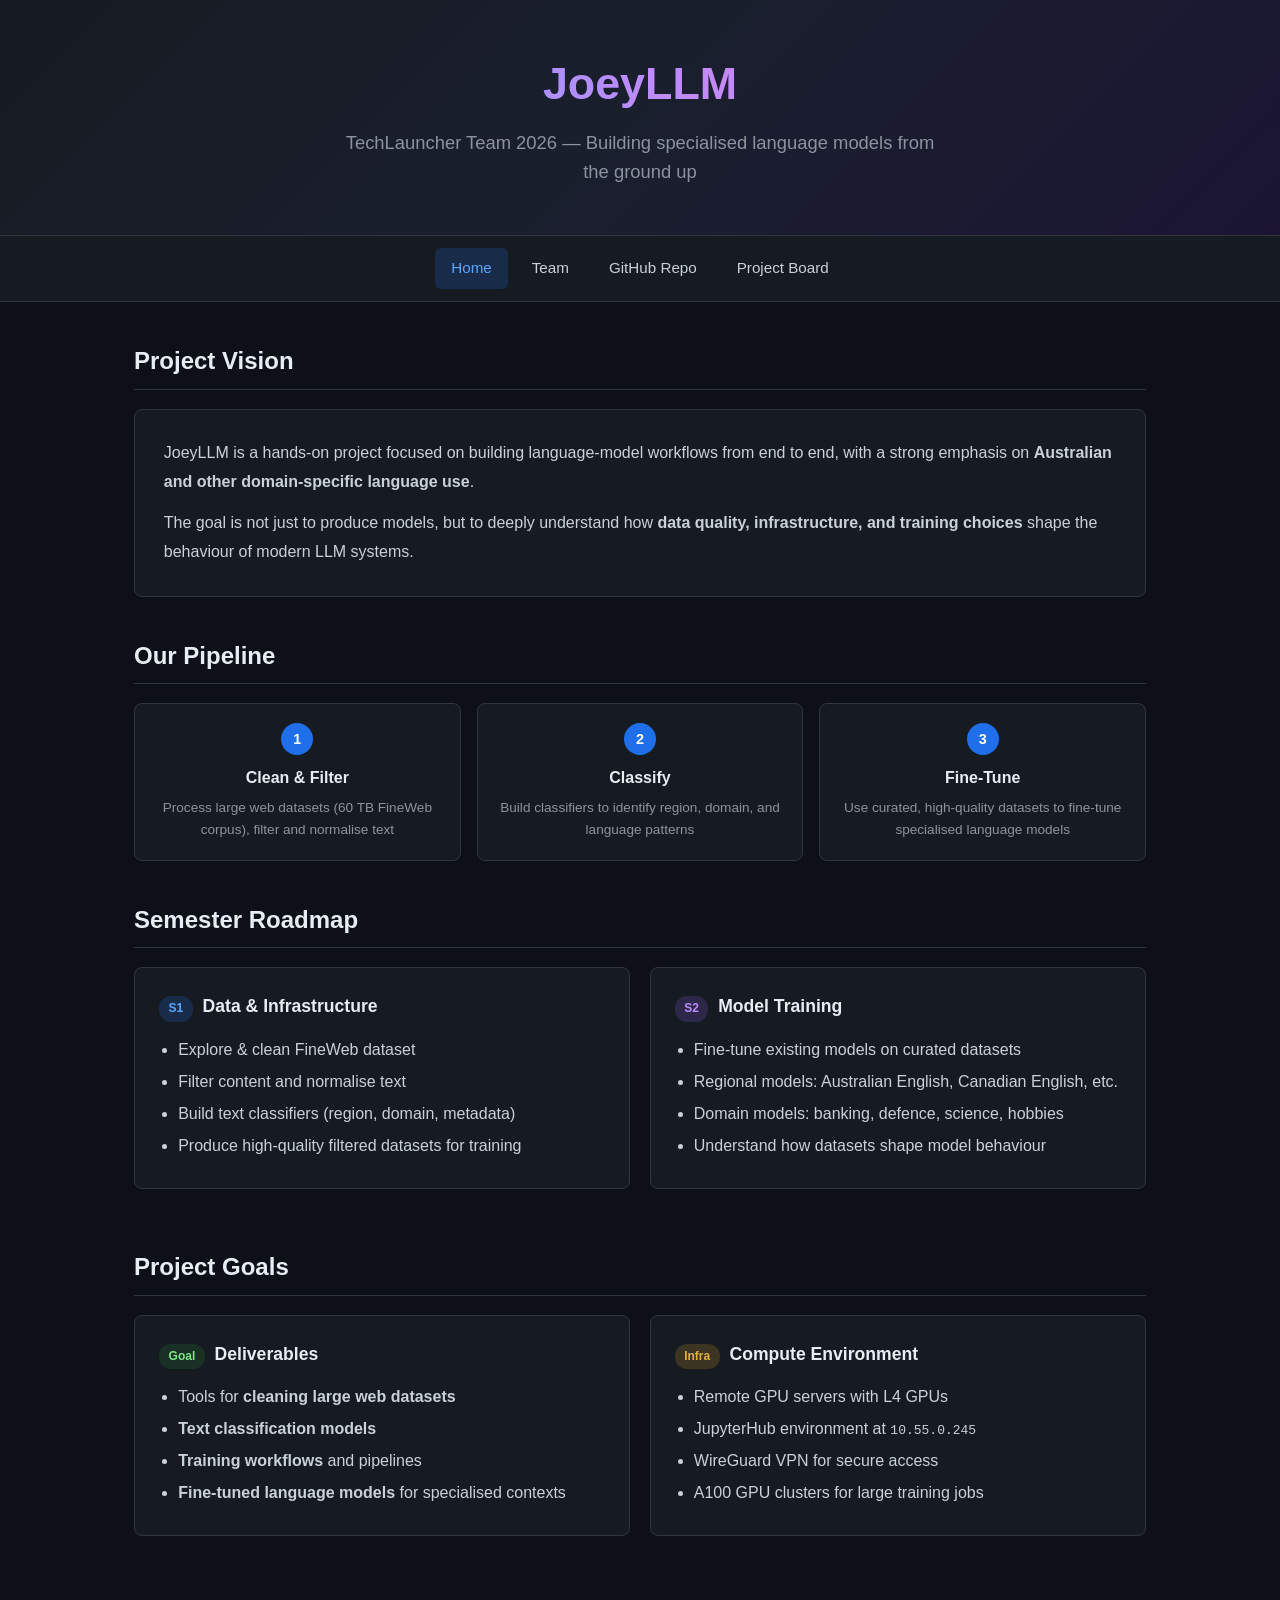
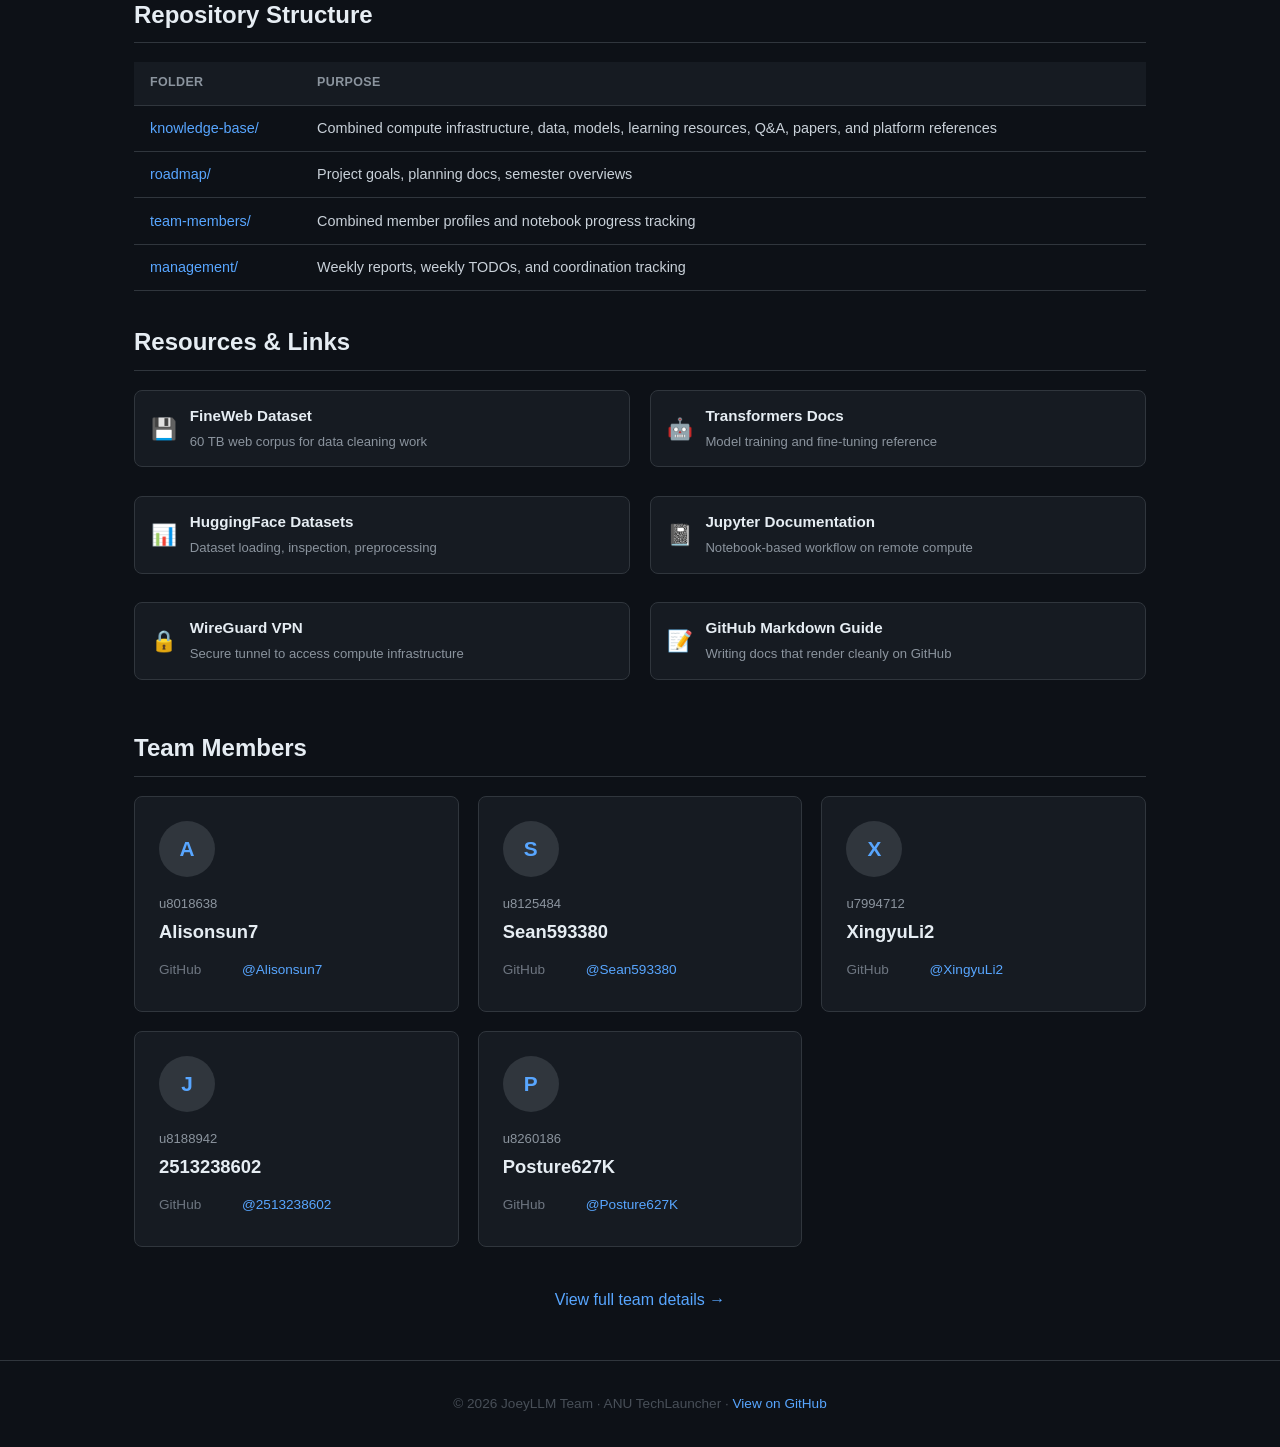
<file: docs/index.html>
<!DOCTYPE html>
<html lang="en">
<head>
  <meta charset="UTF-8">
  <meta name="viewport" content="width=device-width, initial-scale=1.0">
  <title>JoeyLLM - TechLauncher Team 2026</title>
  <link rel="stylesheet" href="style.css">
</head>
<body>

  <!-- Header -->
  <header>
    <h1>JoeyLLM</h1>
    <p class="subtitle">TechLauncher Team 2026 &mdash; Building specialised language models from the ground up</p>
  </header>

  <!-- Navigation -->
  <nav>
    <a href="index.html" class="active">Home</a>
    <a href="about.html">Team</a>
    <a href="https://github.com/joeyllm/JoeyLLM-Team" target="_blank">GitHub Repo</a>
    <a href="https://github.com/orgs/joeyllm/projects" target="_blank">Project Board</a>
  </nav>

  <main>

    <!-- ===== Project Vision ===== -->
    <section>
      <h2 class="section-title">Project Vision</h2>
      <div class="overview">
        <p>
          JoeyLLM is a hands-on project focused on building language-model workflows from end to end, with a strong emphasis on <strong>Australian and other domain-specific language use</strong>.
        </p>
        <p>
          The goal is not just to produce models, but to deeply understand how <strong>data quality, infrastructure, and training choices</strong> shape the behaviour of modern LLM systems.
        </p>
      </div>
    </section>

    <!-- ===== Pipeline ===== -->
    <section>
      <h2 class="section-title">Our Pipeline</h2>
      <div class="pipeline">
        <div class="pipeline-step">
          <div class="step-num">1</div>
          <h4>Clean &amp; Filter</h4>
          <p>Process large web datasets (60 TB FineWeb corpus), filter and normalise text</p>
        </div>
        <div class="pipeline-step">
          <div class="step-num">2</div>
          <h4>Classify</h4>
          <p>Build classifiers to identify region, domain, and language patterns</p>
        </div>
        <div class="pipeline-step">
          <div class="step-num">3</div>
          <h4>Fine-Tune</h4>
          <p>Use curated, high-quality datasets to fine-tune specialised language models</p>
        </div>
      </div>
    </section>

    <!-- ===== Semester Roadmap ===== -->
    <section>
      <h2 class="section-title">Semester Roadmap</h2>
      <div class="grid-2">
        <div class="card">
          <h3><span class="badge badge-blue">S1</span> Data &amp; Infrastructure</h3>
          <ul>
            <li>Explore &amp; clean FineWeb dataset</li>
            <li>Filter content and normalise text</li>
            <li>Build text classifiers (region, domain, metadata)</li>
            <li>Produce high-quality filtered datasets for training</li>
          </ul>
        </div>
        <div class="card">
          <h3><span class="badge badge-purple">S2</span> Model Training</h3>
          <ul>
            <li>Fine-tune existing models on curated datasets</li>
            <li>Regional models: Australian English, Canadian English, etc.</li>
            <li>Domain models: banking, defence, science, hobbies</li>
            <li>Understand how datasets shape model behaviour</li>
          </ul>
        </div>
      </div>
    </section>

    <!-- ===== Project Goals ===== -->
    <section>
      <h2 class="section-title">Project Goals</h2>
      <div class="grid-2">
        <div class="card">
          <h3><span class="badge badge-green">Goal</span> Deliverables</h3>
          <ul>
            <li>Tools for <strong>cleaning large web datasets</strong></li>
            <li><strong>Text classification models</strong></li>
            <li><strong>Training workflows</strong> and pipelines</li>
            <li><strong>Fine-tuned language models</strong> for specialised contexts</li>
          </ul>
        </div>
        <div class="card">
          <h3><span class="badge badge-orange">Infra</span> Compute Environment</h3>
          <ul>
            <li>Remote GPU servers with L4 GPUs</li>
            <li>JupyterHub environment at <code>10.55.0.245</code></li>
            <li>WireGuard VPN for secure access</li>
            <li>A100 GPU clusters for large training jobs</li>
          </ul>
        </div>
      </div>
    </section>

    <!-- ===== Repository Structure ===== -->
    <section>
      <h2 class="section-title">Repository Structure</h2>
      <table class="styled-table">
        <thead>
          <tr>
            <th>Folder</th>
            <th>Purpose</th>
          </tr>
        </thead>
        <tbody>
          <tr>
            <td><a href="https://github.com/joeyllm/JoeyLLM-Team/tree/main/knowledge-base" target="_blank">knowledge-base/</a></td>
            <td>Combined compute infrastructure, data, models, learning resources, Q&amp;A, papers, and platform references</td>
          </tr>
          <tr>
            <td><a href="https://github.com/joeyllm/JoeyLLM-Team/tree/main/roadmap" target="_blank">roadmap/</a></td>
            <td>Project goals, planning docs, semester overviews</td>
          </tr>
          <tr>
            <td><a href="https://github.com/joeyllm/JoeyLLM-Team/tree/main/team-members" target="_blank">team-members/</a></td>
            <td>Combined member profiles and notebook progress tracking</td>
          </tr>
          <tr>
            <td><a href="https://github.com/joeyllm/JoeyLLM-Team/tree/main/management" target="_blank">management/</a></td>
            <td>Weekly reports, weekly TODOs, and coordination tracking</td>
          </tr>
        </tbody>
      </table>
    </section>

    <!-- ===== Resources ===== -->
    <section>
      <h2 class="section-title">Resources &amp; Links</h2>
      <div class="grid-2">
        <a class="resource-link" href="https://huggingface.co/datasets/HuggingFaceFW/fineweb" target="_blank">
          <span class="icon">&#x1F4BE;</span>
          <span class="text">
            <strong>FineWeb Dataset</strong>
            <span>60 TB web corpus for data cleaning work</span>
          </span>
        </a>
        <a class="resource-link" href="https://huggingface.co/docs/transformers" target="_blank">
          <span class="icon">&#x1F916;</span>
          <span class="text">
            <strong>Transformers Docs</strong>
            <span>Model training and fine-tuning reference</span>
          </span>
        </a>
        <a class="resource-link" href="https://huggingface.co/docs/datasets" target="_blank">
          <span class="icon">&#x1F4CA;</span>
          <span class="text">
            <strong>HuggingFace Datasets</strong>
            <span>Dataset loading, inspection, preprocessing</span>
          </span>
        </a>
        <a class="resource-link" href="https://docs.jupyter.org/en/latest/" target="_blank">
          <span class="icon">&#x1F4D3;</span>
          <span class="text">
            <strong>Jupyter Documentation</strong>
            <span>Notebook-based workflow on remote compute</span>
          </span>
        </a>
        <a class="resource-link" href="https://www.wireguard.com/install/" target="_blank">
          <span class="icon">&#x1F512;</span>
          <span class="text">
            <strong>WireGuard VPN</strong>
            <span>Secure tunnel to access compute infrastructure</span>
          </span>
        </a>
        <a class="resource-link" href="https://docs.github.com/en/get-started/writing-on-github" target="_blank">
          <span class="icon">&#x1F4DD;</span>
          <span class="text">
            <strong>GitHub Markdown Guide</strong>
            <span>Writing docs that render cleanly on GitHub</span>
          </span>
        </a>
      </div>
    </section>

    <!-- ===== Team Preview ===== -->
    <section>
      <h2 class="section-title">Team Members</h2>
      <div class="grid-3">
        <div class="member-card">
          <div class="avatar"><img src="https://github.com/Alisonsun7.png?size=96" alt="Alisonsun7" onerror="this.parentElement.textContent='A'"></div>
          <div class="uid">u8018638</div>
          <div class="name">Alisonsun7</div>
          <div class="info-row"><span class="label">GitHub</span><a href="https://github.com/Alisonsun7" target="_blank">@Alisonsun7</a></div>
        </div>
        <div class="member-card">
          <div class="avatar"><img src="https://github.com/Sean593380.png?size=96" alt="Sean593380" onerror="this.parentElement.textContent='S'"></div>
          <div class="uid">u8125484</div>
          <div class="name">Sean593380</div>
          <div class="info-row"><span class="label">GitHub</span><a href="https://github.com/Sean593380" target="_blank">@Sean593380</a></div>
        </div>
        <div class="member-card">
          <div class="avatar"><img src="https://github.com/XingyuLi2.png?size=96" alt="XingyuLi2" onerror="this.parentElement.textContent='X'"></div>
          <div class="uid">u7994712</div>
          <div class="name">XingyuLi2</div>
          <div class="info-row"><span class="label">GitHub</span><a href="https://github.com/XingyuLi2" target="_blank">@XingyuLi2</a></div>
        </div>
        <div class="member-card">
          <div class="avatar"><img src="https://github.com/2513238602.png?size=96" alt="2513238602" onerror="this.parentElement.textContent='J'"></div>
          <div class="uid">u8188942</div>
          <div class="name">2513238602</div>
          <div class="info-row"><span class="label">GitHub</span><a href="https://github.com/2513238602" target="_blank">@2513238602</a></div>
        </div>
        <div class="member-card">
          <div class="avatar"><img src="https://github.com/Posture627K.png?size=96" alt="Posture627K" onerror="this.parentElement.textContent='P'"></div>
          <div class="uid">u8260186</div>
          <div class="name">Posture627K</div>
          <div class="info-row"><span class="label">GitHub</span><a href="https://github.com/Posture627K" target="_blank">@Posture627K</a></div>
        </div>
      </div>
      <p style="text-align:center;"><a href="about.html">View full team details &rarr;</a></p>
    </section>

  </main>

  <!-- Footer -->
  <footer>
    <p>&copy; 2026 JoeyLLM Team &middot; ANU TechLauncher &middot;
      <a href="https://github.com/joeyllm/JoeyLLM-Team" target="_blank">View on GitHub</a>
    </p>
  </footer>

  <script src="script.js"></script>
</body>
</html>
</file>
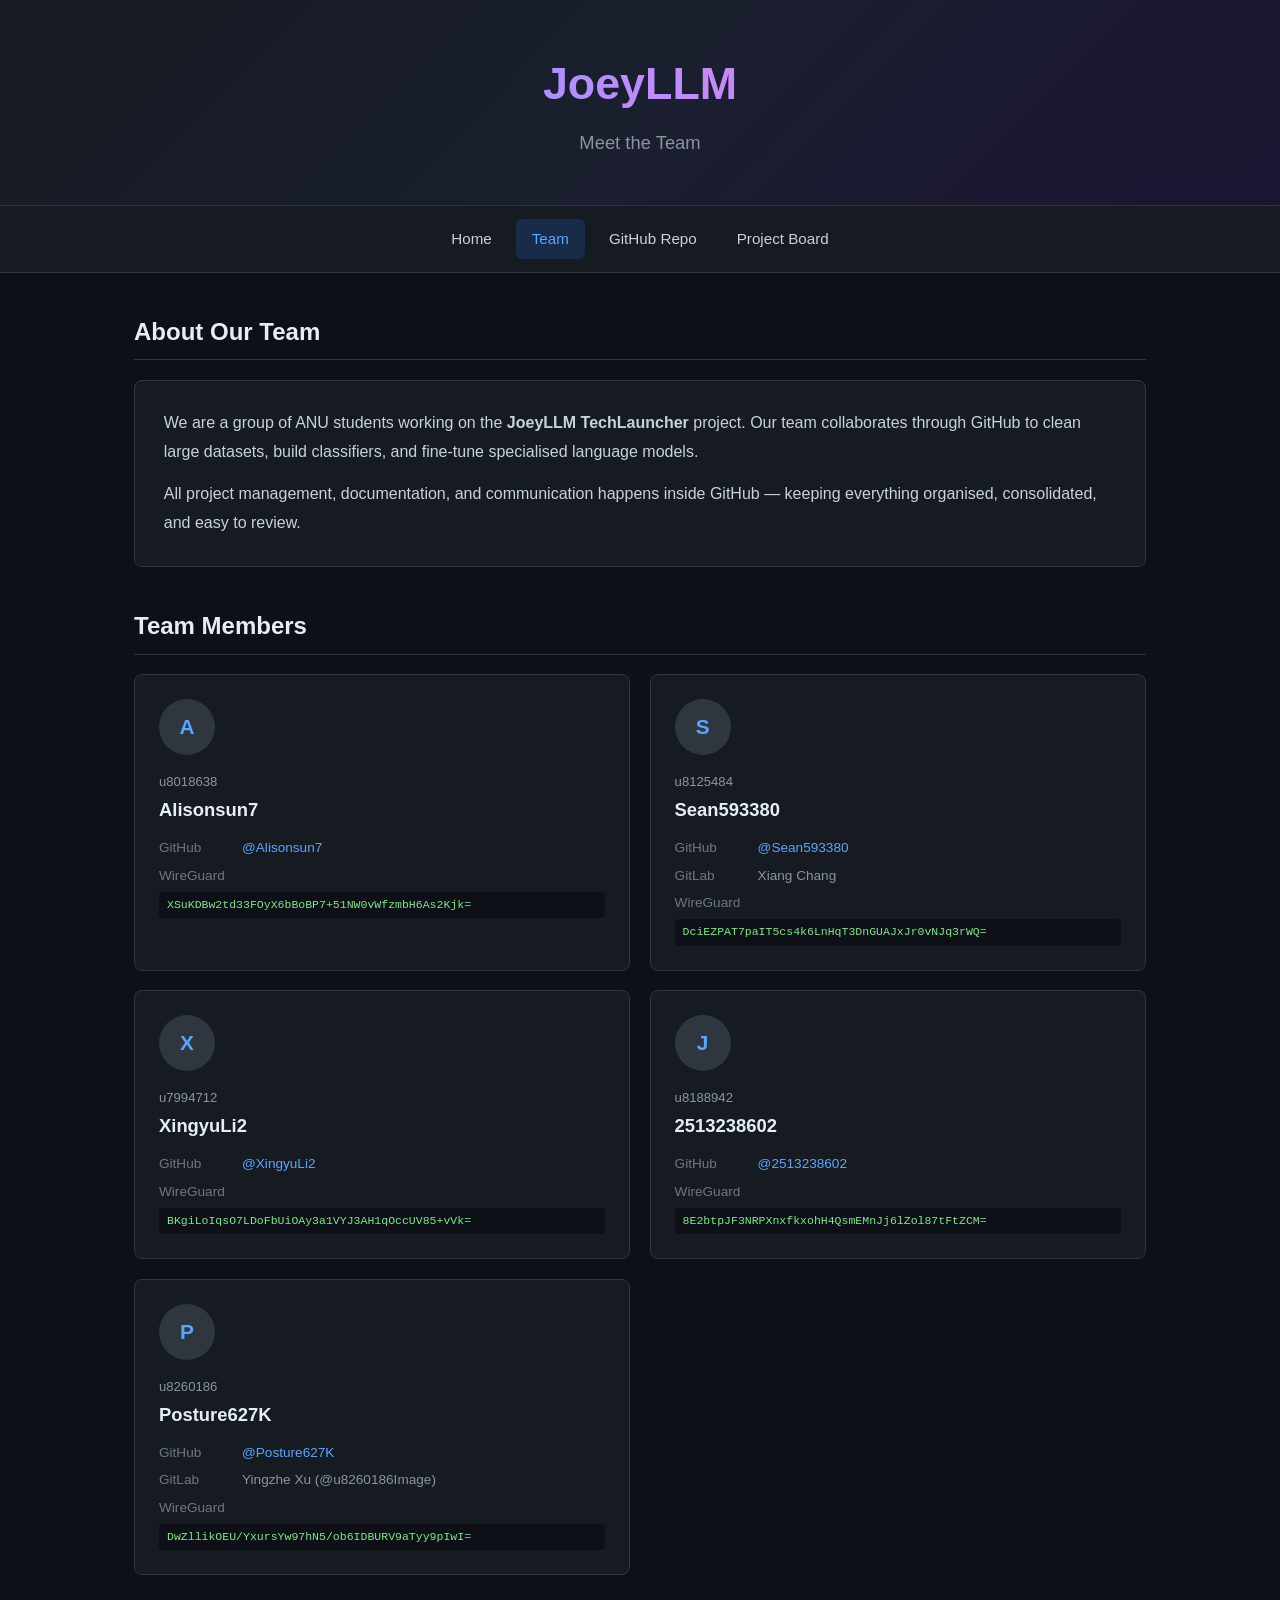
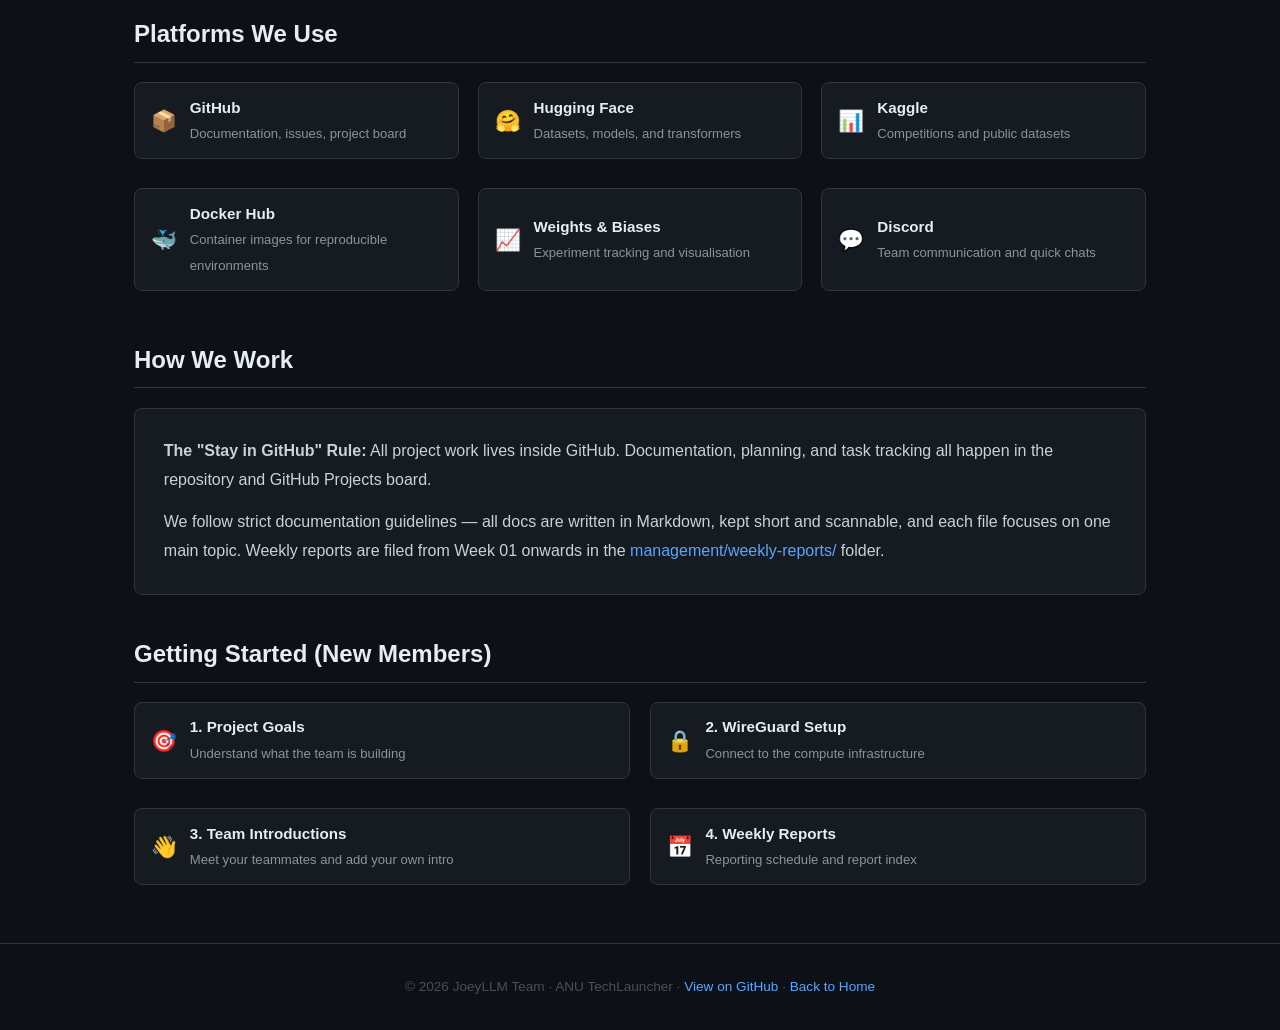
<file: docs/about.html>
<!DOCTYPE html>
<html lang="en">
<head>
  <meta charset="UTF-8">
  <meta name="viewport" content="width=device-width, initial-scale=1.0">
  <title>Team - JoeyLLM</title>
  <link rel="stylesheet" href="style.css">
</head>
<body>

  <!-- Header -->
  <header>
    <h1>JoeyLLM</h1>
    <p class="subtitle">Meet the Team</p>
  </header>

  <!-- Navigation -->
  <nav>
    <a href="index.html">Home</a>
    <a href="about.html" class="active">Team</a>
    <a href="https://github.com/joeyllm/JoeyLLM-Team" target="_blank">GitHub Repo</a>
    <a href="https://github.com/orgs/joeyllm/projects" target="_blank">Project Board</a>
  </nav>

  <main>

    <!-- ===== Team Overview ===== -->
    <section>
      <h2 class="section-title">About Our Team</h2>
      <div class="overview">
        <p>
          We are a group of ANU students working on the <strong>JoeyLLM TechLauncher</strong> project.
          Our team collaborates through GitHub to clean large datasets, build classifiers, and fine-tune specialised language models.
        </p>
        <p>
          All project management, documentation, and communication happens inside GitHub &mdash; keeping everything organised, consolidated, and easy to review.
        </p>
      </div>
    </section>

    <!-- ===== Team Members (Full Detail) ===== -->
    <section>
      <h2 class="section-title">Team Members</h2>
      <div class="grid-2">

        <!-- Member 1: Alisonsun7 -->
        <div class="member-card">
          <div class="avatar">
            <img src="https://github.com/Alisonsun7.png?size=96" alt="Alisonsun7"
                 onerror="this.parentElement.textContent='A'">
          </div>
          <div class="uid">u8018638</div>
          <div class="name">Alisonsun7</div>
          <div class="info-row">
            <span class="label">GitHub</span>
            <a href="https://github.com/Alisonsun7" target="_blank">@Alisonsun7</a>
          </div>
          <div class="info-row">
            <span class="label">WireGuard</span>
          </div>
          <div class="wg-key">XSuKDBw2td33FOyX6bBoBP7+51NW0vWfzmbH6As2Kjk=</div>
        </div>

        <!-- Member 2: Sean593380 -->
        <div class="member-card">
          <div class="avatar">
            <img src="https://github.com/Sean593380.png?size=96" alt="Sean593380"
                 onerror="this.parentElement.textContent='S'">
          </div>
          <div class="uid">u8125484</div>
          <div class="name">Sean593380</div>
          <div class="info-row">
            <span class="label">GitHub</span>
            <a href="https://github.com/Sean593380" target="_blank">@Sean593380</a>
          </div>
          <div class="info-row">
            <span class="label">GitLab</span>
            <span>Xiang Chang</span>
          </div>
          <div class="info-row">
            <span class="label">WireGuard</span>
          </div>
          <div class="wg-key">DciEZPAT7paIT5cs4k6LnHqT3DnGUAJxJr0vNJq3rWQ=</div>
        </div>

        <!-- Member 3: XingyuLi2 -->
        <div class="member-card">
          <div class="avatar">
            <img src="https://github.com/XingyuLi2.png?size=96" alt="XingyuLi2"
                 onerror="this.parentElement.textContent='X'">
          </div>
          <div class="uid">u7994712</div>
          <div class="name">XingyuLi2</div>
          <div class="info-row">
            <span class="label">GitHub</span>
            <a href="https://github.com/XingyuLi2" target="_blank">@XingyuLi2</a>
          </div>
          <div class="info-row">
            <span class="label">WireGuard</span>
          </div>
          <div class="wg-key">BKgiLoIqsO7LDoFbUiOAy3a1VYJ3AH1qOccUV85+vVk=</div>
        </div>

        <!-- Member 4: 2513238602 -->
        <div class="member-card">
          <div class="avatar">
            <img src="https://github.com/2513238602.png?size=96" alt="2513238602"
                 onerror="this.parentElement.textContent='J'">
          </div>
          <div class="uid">u8188942</div>
          <div class="name">2513238602</div>
          <div class="info-row">
            <span class="label">GitHub</span>
            <a href="https://github.com/2513238602" target="_blank">@2513238602</a>
          </div>
          <div class="info-row">
            <span class="label">WireGuard</span>
          </div>
          <div class="wg-key">8E2btpJF3NRPXnxfkxohH4QsmEMnJj6lZol87tFtZCM=</div>
        </div>

        <!-- Member 5: Posture627K -->
        <div class="member-card">
          <div class="avatar">
            <img src="https://github.com/Posture627K.png?size=96" alt="Posture627K"
                 onerror="this.parentElement.textContent='P'">
          </div>
          <div class="uid">u8260186</div>
          <div class="name">Posture627K</div>
          <div class="info-row">
            <span class="label">GitHub</span>
            <a href="https://github.com/Posture627K" target="_blank">@Posture627K</a>
          </div>
          <div class="info-row">
            <span class="label">GitLab</span>
            <span>Yingzhe Xu (@u8260186Image)</span>
          </div>
          <div class="info-row">
            <span class="label">WireGuard</span>
          </div>
          <div class="wg-key">DwZllikOEU/YxursYw97hN5/ob6IDBURV9aTyy9pIwI=</div>
        </div>

      </div>
    </section>

    <!-- ===== Platforms & Accounts ===== -->
    <section>
      <h2 class="section-title">Platforms We Use</h2>
      <div class="grid-3">
        <a class="resource-link" href="https://github.com/joeyllm/JoeyLLM-Team" target="_blank">
          <span class="icon">&#x1F4E6;</span>
          <span class="text">
            <strong>GitHub</strong>
            <span>Documentation, issues, project board</span>
          </span>
        </a>
        <a class="resource-link" href="https://huggingface.co/" target="_blank">
          <span class="icon">&#x1F917;</span>
          <span class="text">
            <strong>Hugging Face</strong>
            <span>Datasets, models, and transformers</span>
          </span>
        </a>
        <a class="resource-link" href="https://www.kaggle.com/" target="_blank">
          <span class="icon">&#x1F4CA;</span>
          <span class="text">
            <strong>Kaggle</strong>
            <span>Competitions and public datasets</span>
          </span>
        </a>
        <a class="resource-link" href="https://hub.docker.com/" target="_blank">
          <span class="icon">&#x1F433;</span>
          <span class="text">
            <strong>Docker Hub</strong>
            <span>Container images for reproducible environments</span>
          </span>
        </a>
        <a class="resource-link" href="https://wandb.ai/" target="_blank">
          <span class="icon">&#x1F4C8;</span>
          <span class="text">
            <strong>Weights &amp; Biases</strong>
            <span>Experiment tracking and visualisation</span>
          </span>
        </a>
        <a class="resource-link" href="https://discord.com/" target="_blank">
          <span class="icon">&#x1F4AC;</span>
          <span class="text">
            <strong>Discord</strong>
            <span>Team communication and quick chats</span>
          </span>
        </a>
      </div>
    </section>

    <!-- ===== How We Work ===== -->
    <section>
      <h2 class="section-title">How We Work</h2>
      <div class="overview">
        <p>
          <strong>The "Stay in GitHub" Rule:</strong> All project work lives inside GitHub.
          Documentation, planning, and task tracking all happen in the repository and GitHub Projects board.
        </p>
        <p>
          We follow strict documentation guidelines &mdash; all docs are written in Markdown,
          kept short and scannable, and each file focuses on one main topic.
          Weekly reports are filed from Week 01 onwards in the
          <a href="https://github.com/joeyllm/JoeyLLM-Team/tree/main/management/weekly-reports" target="_blank">management/weekly-reports/</a> folder.
        </p>
      </div>
    </section>

    <!-- ===== Getting Started ===== -->
    <section>
      <h2 class="section-title">Getting Started (New Members)</h2>
      <div class="grid-2">
        <a class="resource-link" href="https://github.com/joeyllm/JoeyLLM-Team/blob/main/roadmap/ProjectGoal.md" target="_blank">
          <span class="icon">&#x1F3AF;</span>
          <span class="text">
            <strong>1. Project Goals</strong>
            <span>Understand what the team is building</span>
          </span>
        </a>
        <a class="resource-link" href="https://github.com/joeyllm/JoeyLLM-Team/blob/main/knowledge-base/compute-infrastructure/Wireguard.md" target="_blank">
          <span class="icon">&#x1F512;</span>
          <span class="text">
            <strong>2. WireGuard Setup</strong>
            <span>Connect to the compute infrastructure</span>
          </span>
        </a>
        <a class="resource-link" href="https://github.com/joeyllm/JoeyLLM-Team/blob/main/team-members/README.md" target="_blank">
          <span class="icon">&#x1F44B;</span>
          <span class="text">
            <strong>3. Team Introductions</strong>
            <span>Meet your teammates and add your own intro</span>
          </span>
        </a>
        <a class="resource-link" href="https://github.com/joeyllm/JoeyLLM-Team/blob/main/management/weekly-reports/README.md" target="_blank">
          <span class="icon">&#x1F4C5;</span>
          <span class="text">
            <strong>4. Weekly Reports</strong>
            <span>Reporting schedule and report index</span>
          </span>
        </a>
      </div>
    </section>

  </main>

  <!-- Footer -->
  <footer>
    <p>&copy; 2026 JoeyLLM Team &middot; ANU TechLauncher &middot;
      <a href="https://github.com/joeyllm/JoeyLLM-Team" target="_blank">View on GitHub</a> &middot;
      <a href="index.html">Back to Home</a>
    </p>
  </footer>

  <script src="script.js"></script>
</body>
</html>
</file>
<file: docs/style.css>
/* ===== Reset & Base ===== */
* { margin: 0; padding: 0; box-sizing: border-box; }

body {
  font-family: -apple-system, BlinkMacSystemFont, 'Segoe UI', Roboto, sans-serif;
  background: #0d1117;
  color: #e6edf3;
  min-height: 100vh;
  line-height: 1.6;
}

a { color: #58a6ff; text-decoration: none; }
a:hover { text-decoration: underline; }

/* ===== Header ===== */
header {
  background: linear-gradient(135deg, #161b22 0%, #1a1f2e 50%, #1b1533 100%);
  border-bottom: 1px solid #30363d;
  padding: 3rem 1.5rem;
  text-align: center;
}

header h1 {
  font-size: 2.8rem;
  font-weight: 800;
  background: linear-gradient(90deg, #58a6ff, #bc8cff, #f778ba);
  -webkit-background-clip: text;
  -webkit-text-fill-color: transparent;
  background-clip: text;
  margin-bottom: 0.5rem;
}

header .subtitle {
  color: #8b949e;
  font-size: 1.15rem;
  max-width: 600px;
  margin: 0 auto;
}

/* ===== Navigation ===== */
nav {
  display: flex;
  justify-content: center;
  gap: 0.5rem;
  padding: 0.8rem 1rem;
  background: #161b22;
  border-bottom: 1px solid #30363d;
  flex-wrap: wrap;
  position: sticky;
  top: 0;
  z-index: 100;
}

nav a {
  color: #c9d1d9;
  font-weight: 500;
  padding: 0.5rem 1rem;
  border-radius: 6px;
  transition: background 0.2s, color 0.2s;
  font-size: 0.95rem;
}

nav a:hover {
  background: #1f2937;
  color: #58a6ff;
  text-decoration: none;
}

nav a.active {
  background: #1f6feb33;
  color: #58a6ff;
}

/* ===== Main Container ===== */
main {
  max-width: 1060px;
  margin: 2.5rem auto;
  padding: 0 1.5rem;
}

/* ===== Section Titles ===== */
.section-title {
  font-size: 1.5rem;
  font-weight: 600;
  margin-bottom: 1.2rem;
  padding-bottom: 0.5rem;
  border-bottom: 1px solid #30363d;
}

/* ===== Cards (generic) ===== */
.card {
  background: #161b22;
  border: 1px solid #30363d;
  border-radius: 8px;
  padding: 1.5rem;
  margin-bottom: 1.2rem;
  transition: border-color 0.2s, transform 0.15s;
}

.card:hover {
  border-color: #58a6ff;
  transform: translateY(-2px);
}

.card h3 {
  font-size: 1.1rem;
  margin-bottom: 0.6rem;
  color: #e6edf3;
}

.card p, .card li {
  color: #c9d1d9;
  line-height: 1.7;
}

.card ul {
  padding-left: 1.2rem;
  margin-top: 0.5rem;
}

.card ul li { margin-bottom: 0.3rem; }

/* ===== Overview / Hero Card ===== */
.overview {
  background: #161b22;
  border: 1px solid #30363d;
  border-radius: 8px;
  padding: 1.8rem;
  margin-bottom: 2.5rem;
  line-height: 1.8;
}

.overview p {
  color: #c9d1d9;
  margin-bottom: 0.8rem;
}

.overview p:last-child { margin-bottom: 0; }

/* ===== Grid Layouts ===== */
.grid-2 {
  display: grid;
  grid-template-columns: repeat(auto-fill, minmax(460px, 1fr));
  gap: 1.2rem;
  margin-bottom: 2.5rem;
}

.grid-3 {
  display: grid;
  grid-template-columns: repeat(auto-fill, minmax(300px, 1fr));
  gap: 1.2rem;
  margin-bottom: 2.5rem;
}

/* ===== Team Member Cards ===== */
.member-card {
  background: #161b22;
  border: 1px solid #30363d;
  border-radius: 8px;
  padding: 1.5rem;
  transition: border-color 0.2s, transform 0.15s;
}

.member-card:hover {
  border-color: #58a6ff;
  transform: translateY(-2px);
}

.member-card .avatar {
  width: 56px;
  height: 56px;
  border-radius: 50%;
  background: #30363d;
  display: flex;
  align-items: center;
  justify-content: center;
  font-size: 1.3rem;
  font-weight: 700;
  color: #58a6ff;
  margin-bottom: 1rem;
  overflow: hidden;
}

.member-card .avatar img {
  width: 100%;
  height: 100%;
  object-fit: cover;
}

.member-card .uid {
  font-size: 0.82rem;
  color: #8b949e;
  margin-bottom: 0.2rem;
}

.member-card .name {
  font-size: 1.15rem;
  font-weight: 600;
  margin-bottom: 0.8rem;
}

.member-card .info-row {
  display: flex;
  align-items: center;
  gap: 0.5rem;
  font-size: 0.85rem;
  color: #8b949e;
  margin-bottom: 0.35rem;
}

.member-card .info-row .label {
  color: #6e7681;
  min-width: 75px;
  flex-shrink: 0;
}

.wg-key {
  font-family: 'SFMono-Regular', Consolas, 'Liberation Mono', monospace;
  font-size: 0.72rem;
  color: #7ee787;
  background: #0d1117;
  padding: 0.25rem 0.5rem;
  border-radius: 4px;
  word-break: break-all;
  margin-top: 0.3rem;
}

/* ===== Pipeline / Timeline ===== */
.pipeline {
  display: flex;
  gap: 1rem;
  margin-bottom: 2.5rem;
  flex-wrap: wrap;
}

.pipeline-step {
  flex: 1;
  min-width: 200px;
  background: #161b22;
  border: 1px solid #30363d;
  border-radius: 8px;
  padding: 1.2rem;
  position: relative;
  text-align: center;
}

.pipeline-step .step-num {
  display: inline-block;
  width: 32px;
  height: 32px;
  line-height: 32px;
  border-radius: 50%;
  background: #1f6feb;
  color: #fff;
  font-weight: 700;
  font-size: 0.9rem;
  margin-bottom: 0.6rem;
}

.pipeline-step h4 {
  font-size: 1rem;
  margin-bottom: 0.4rem;
}

.pipeline-step p {
  font-size: 0.85rem;
  color: #8b949e;
}

/* ===== Tags / Badges ===== */
.badge {
  display: inline-block;
  font-size: 0.75rem;
  padding: 0.2rem 0.6rem;
  border-radius: 12px;
  font-weight: 600;
  margin-right: 0.3rem;
  margin-bottom: 0.3rem;
}

.badge-blue { background: #1f6feb33; color: #58a6ff; }
.badge-green { background: #23863633; color: #7ee787; }
.badge-purple { background: #8957e533; color: #bc8cff; }
.badge-orange { background: #d2992233; color: #e3b341; }

/* ===== Resource Links ===== */
.resource-link {
  display: flex;
  align-items: center;
  gap: 0.8rem;
  padding: 0.8rem 1rem;
  background: #161b22;
  border: 1px solid #30363d;
  border-radius: 8px;
  margin-bottom: 0.6rem;
  transition: border-color 0.2s;
}

.resource-link:hover {
  border-color: #58a6ff;
  text-decoration: none;
}

.resource-link .icon {
  font-size: 1.3rem;
  flex-shrink: 0;
}

.resource-link .text strong {
  display: block;
  font-size: 0.95rem;
  color: #e6edf3;
}

.resource-link .text span {
  font-size: 0.82rem;
  color: #8b949e;
}

/* ===== Tables ===== */
.styled-table {
  width: 100%;
  border-collapse: collapse;
  margin-bottom: 2rem;
}

.styled-table th,
.styled-table td {
  padding: 0.7rem 1rem;
  text-align: left;
  border-bottom: 1px solid #30363d;
  font-size: 0.9rem;
}

.styled-table th {
  background: #161b22;
  color: #8b949e;
  font-weight: 600;
  text-transform: uppercase;
  font-size: 0.78rem;
  letter-spacing: 0.03em;
}

.styled-table td { color: #c9d1d9; }
.styled-table tr:hover td { background: #161b2288; }

/* ===== Footer ===== */
footer {
  text-align: center;
  padding: 2rem 1rem;
  color: #484f58;
  font-size: 0.85rem;
  border-top: 1px solid #30363d;
  margin-top: 3rem;
}

/* ===== Responsive ===== */
@media (max-width: 768px) {
  header h1 { font-size: 2rem; }
  .grid-2, .grid-3 { grid-template-columns: 1fr; }
  .pipeline { flex-direction: column; }
  nav { gap: 0.3rem; }
  nav a { padding: 0.4rem 0.7rem; font-size: 0.85rem; }
}
</file>
